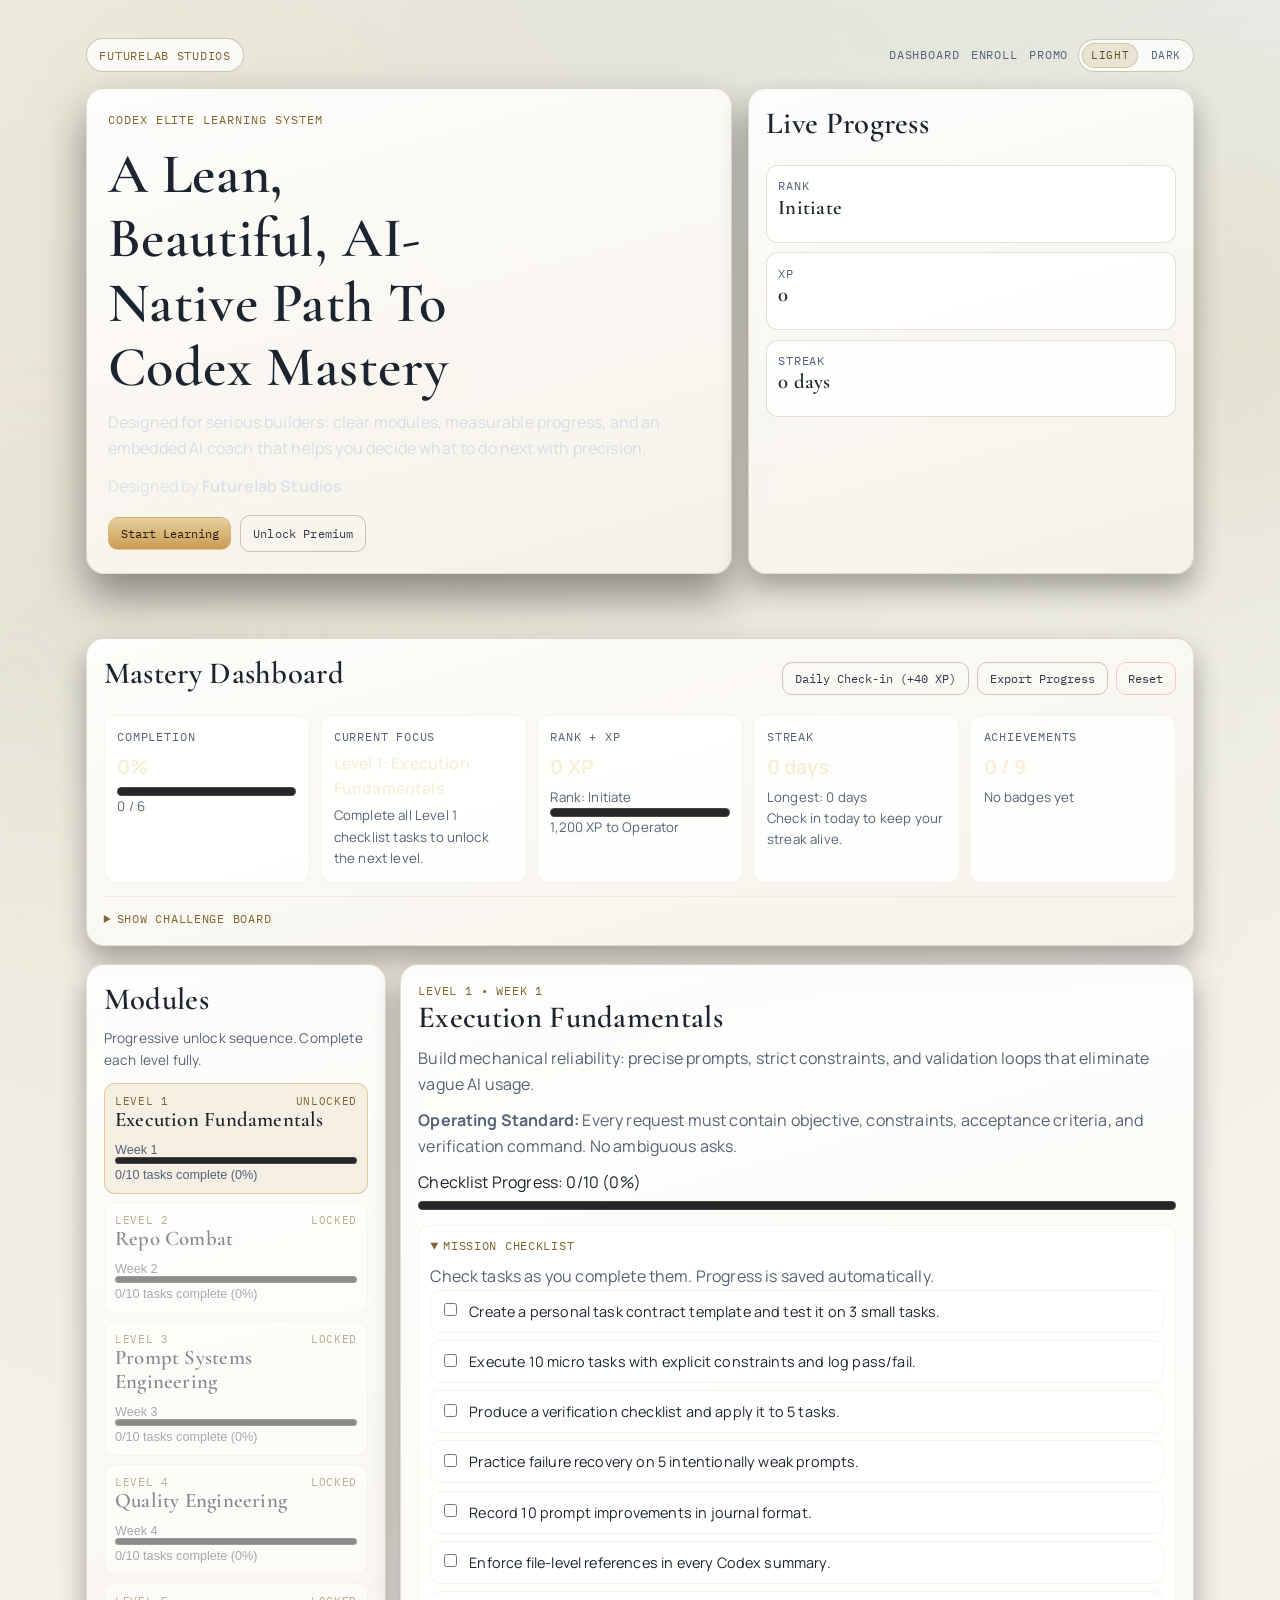
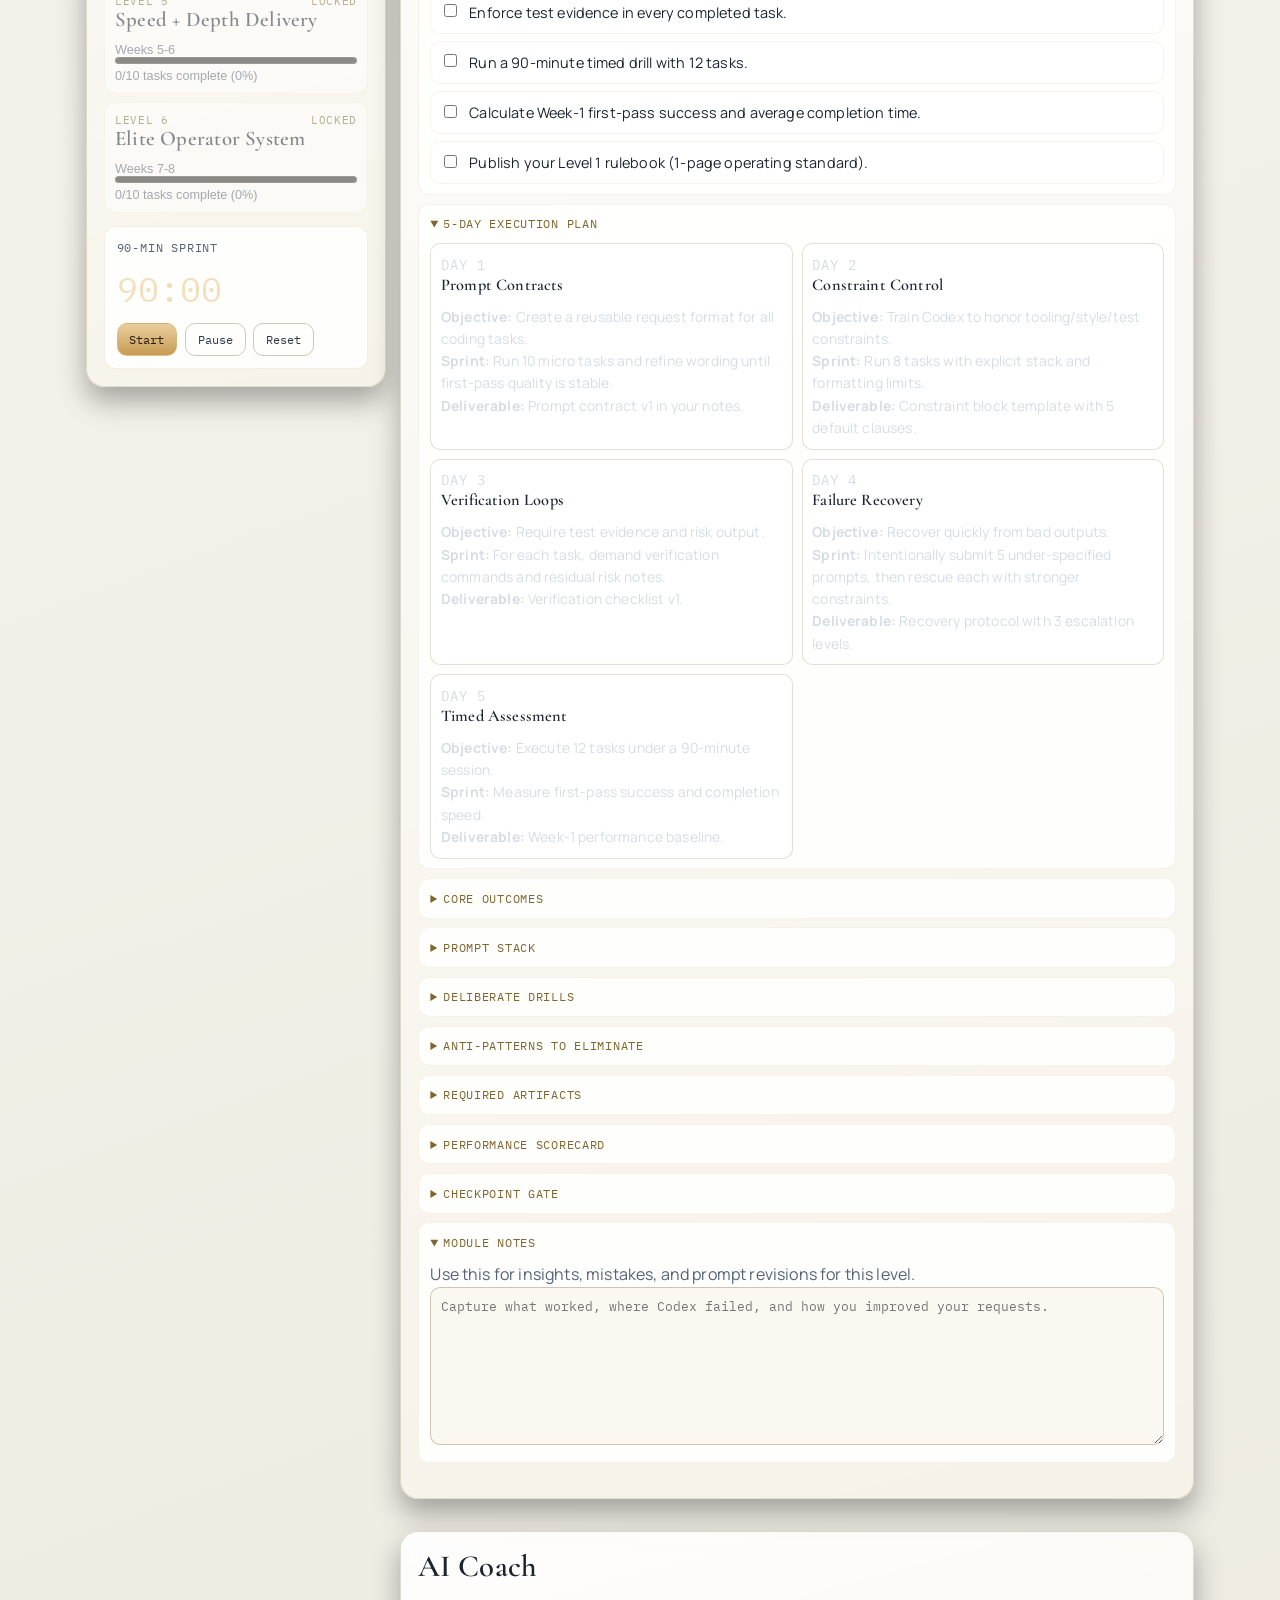
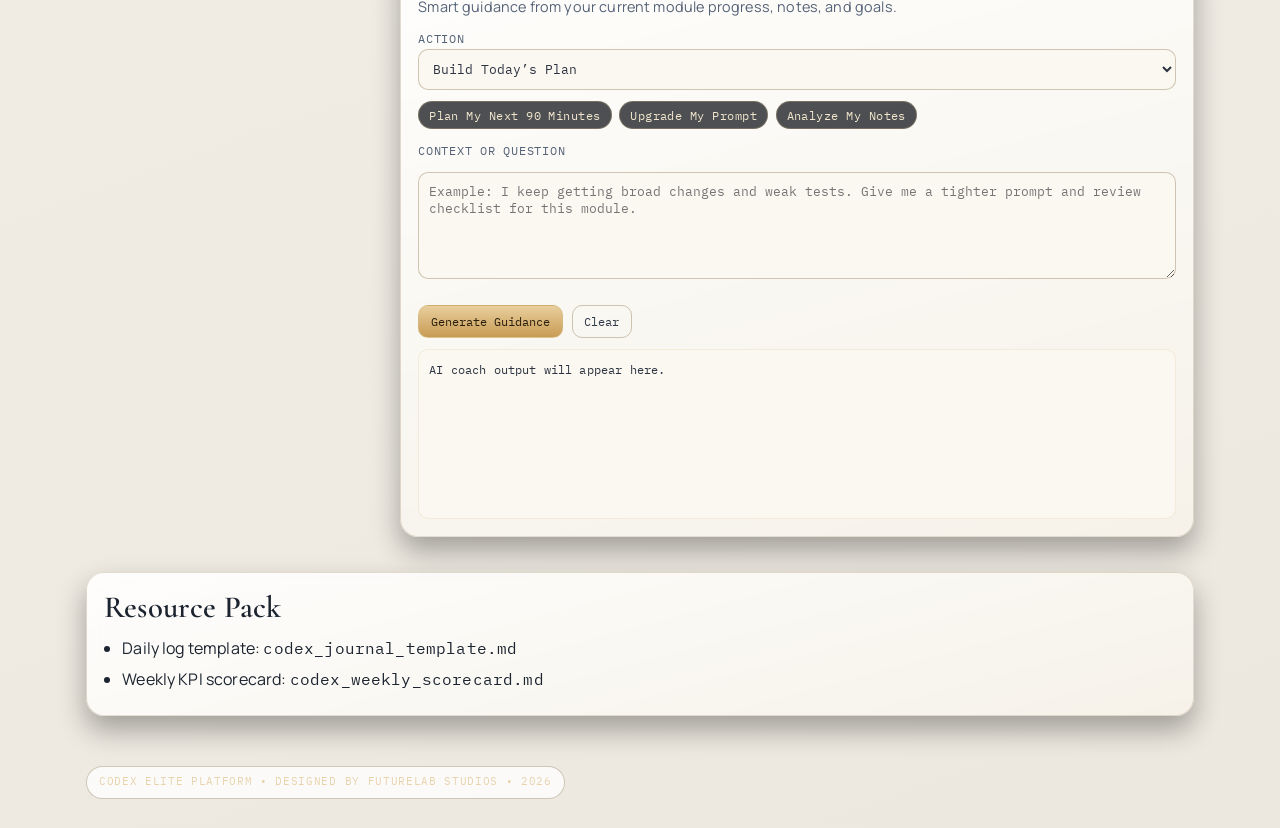
<file: index.html>
<!doctype html>
<html lang="en">
<head>
  <meta charset="UTF-8" />
  <meta name="viewport" content="width=device-width, initial-scale=1.0" />
  <title>Codex Mastery Program | Futurelab Studios</title>
  <link rel="preconnect" href="https://fonts.googleapis.com" />
  <link rel="preconnect" href="https://fonts.gstatic.com" crossorigin />
  <link href="https://fonts.googleapis.com/css2?family=Cormorant+Garamond:wght@500;600;700&family=Manrope:wght@400;500;600;700&family=IBM+Plex+Mono:wght@400;500&display=swap" rel="stylesheet" />
  <link rel="stylesheet" href="styles.css" />
</head>
<body>
  <div class="bg-shape bg-shape-a"></div>
  <div class="bg-shape bg-shape-b"></div>

  <header class="hero wrap">
    <nav class="top-nav">
      <a class="brand" href="index.html">Futurelab Studios</a>
      <div class="nav-right">
        <div class="nav-links">
          <a href="#dashboard">Dashboard</a>
          <a href="payment.html">Enroll</a>
          <a href="promo.html">Promo</a>
        </div>
        <div class="theme-toggle" role="group" aria-label="Theme mode">
          <button class="theme-btn" type="button" data-theme-set="light" aria-pressed="false">Light</button>
          <button class="theme-btn" type="button" data-theme-set="dark" aria-pressed="true">Dark</button>
        </div>
      </div>
    </nav>

    <div class="hero-shell">
      <div class="hero-copy">
        <p class="eyebrow">Codex Elite Learning System</p>
        <h1>A Lean, Beautiful, AI-Native Path To Codex Mastery</h1>
        <p class="lead">
          Designed for serious builders: clear modules, measurable progress, and an embedded AI coach that helps you
          decide what to do next with precision.
        </p>
        <p class="hero-brandline">Designed by <strong>Futurelab Studios</strong></p>
        <div class="hero-cta-row">
          <button id="startTrackBtn" class="btn" type="button">Start Learning</button>
          <a class="btn btn-ghost" href="payment.html">Unlock Premium</a>
        </div>
      </div>

      <aside class="panel hero-side">
        <h2>Live Progress</h2>
        <div class="hero-statline">
          <article>
            <p>Rank</p>
            <h3 id="heroRank">Initiate</h3>
          </article>
          <article>
            <p>XP</p>
            <h3 id="heroXp">0</h3>
          </article>
          <article>
            <p>Streak</p>
            <h3 id="heroStreak">0 days</h3>
          </article>
        </div>
      </aside>
    </div>
  </header>

  <main class="wrap">
    <section id="dashboard" class="panel dashboard compact-dashboard">
      <div class="dashboard-header">
        <h2>Mastery Dashboard</h2>
        <div class="dashboard-actions">
          <button id="dailyCheckInBtn" class="btn btn-ghost" type="button">Daily Check-in (+40 XP)</button>
          <button id="exportProgressBtn" class="btn btn-ghost" type="button">Export Progress</button>
          <button id="resetProgressBtn" class="btn btn-danger" type="button">Reset</button>
        </div>
      </div>

      <div class="dashboard-grid">
        <article class="metric-card">
          <p class="metric-label">Completion</p>
          <p id="overallPercent" class="metric-value">0%</p>
          <div class="meter"><span id="overallBar"></span></div>
          <p id="modulesDone" class="metric-sub">0 / 6 modules complete</p>
        </article>

        <article class="metric-card">
          <p class="metric-label">Current Focus</p>
          <p id="currentFocus" class="metric-value small">Level 1</p>
          <p id="nextRequirement" class="metric-sub">Complete Level 1 to unlock Level 2.</p>
        </article>

        <article class="metric-card">
          <p class="metric-label">Rank + XP</p>
          <p id="xpValue" class="metric-value">0 XP</p>
          <p id="rankName" class="metric-sub">Rank: Initiate</p>
          <div class="meter"><span id="rankBar"></span></div>
          <p id="xpToNext" class="metric-sub">0 XP to next rank</p>
        </article>

        <article class="metric-card">
          <p class="metric-label">Streak</p>
          <p id="streakDays" class="metric-value">0 days</p>
          <p id="longestStreak" class="metric-sub">Longest: 0 days</p>
          <p id="dailyCheckInStatus" class="metric-sub">Check in today to keep momentum.</p>
        </article>

        <article class="metric-card">
          <p class="metric-label">Achievements</p>
          <p id="badgeCount" class="metric-value">0 / 9</p>
          <p id="badgePreview" class="metric-sub">No badges yet</p>
        </article>
      </div>

      <details class="minimal-details">
        <summary>Show Challenge Board</summary>
        <div class="gamification-grid">
          <article>
            <h3>Weekly Challenges</h3>
            <div id="challengeList" class="challenge-list"></div>
          </article>
          <article>
            <h3>Achievement Board</h3>
            <div id="achievementsGrid" class="achievement-grid"></div>
          </article>
        </div>
      </details>
    </section>

    <section class="learning-layout">
      <aside class="panel module-sidebar">
        <h2>Modules</h2>
        <p class="module-hint">Progressive unlock sequence. Complete each level fully.</p>
        <div id="moduleList" class="module-list"></div>

        <div class="timer-box">
          <p class="metric-label">90-Min Sprint</p>
          <p id="timerDisplay" class="timer-display">90:00</p>
          <div class="timer-controls">
            <button id="startTimerBtn" class="btn" type="button">Start</button>
            <button id="pauseTimerBtn" class="btn btn-ghost" type="button">Pause</button>
            <button id="resetTimerBtn" class="btn btn-ghost" type="button">Reset</button>
          </div>
        </div>
      </aside>

      <div class="learning-main">
        <section class="panel module-detail">
          <div id="moduleContent"></div>
        </section>

        <section class="panel ai-coach-panel">
          <div class="section-head">
            <h2>AI Coach</h2>
            <p>Smart guidance from your current module progress, notes, and goals.</p>
          </div>

          <div class="ai-controls">
            <label>
              Action
              <select id="aiAction">
                <option value="daily_plan">Build Today’s Plan</option>
                <option value="explain_module">Explain Current Module</option>
                <option value="improve_prompt">Improve My Prompt</option>
                <option value="review_notes">Review My Notes</option>
              </select>
            </label>
          </div>

          <div class="ai-chips">
            <button class="chip-btn" data-ai-action="daily_plan" type="button">Plan My Next 90 Minutes</button>
            <button class="chip-btn" data-ai-action="improve_prompt" type="button">Upgrade My Prompt</button>
            <button class="chip-btn" data-ai-action="review_notes" type="button">Analyze My Notes</button>
          </div>

          <label class="ai-input-wrap" for="aiInput">Context or question</label>
          <textarea
            id="aiInput"
            rows="5"
            placeholder="Example: I keep getting broad changes and weak tests. Give me a tighter prompt and review checklist for this module."
          ></textarea>

          <div class="hero-cta-row">
            <button id="aiRunBtn" class="btn" type="button">Generate Guidance</button>
            <button id="aiClearBtn" class="btn btn-ghost" type="button">Clear</button>
          </div>

          <pre id="aiOutput" class="ai-output">AI coach output will appear here.</pre>
        </section>
      </div>
    </section>

    <section class="panel minimal-footer-panel">
      <h2>Resource Pack</h2>
      <ul>
        <li>Daily log template: <code>codex_journal_template.md</code></li>
        <li>Weekly KPI scorecard: <code>codex_weekly_scorecard.md</code></li>
      </ul>
    </section>
  </main>

  <footer class="site-footer wrap">
    <p>Codex Elite Platform • Designed by Futurelab Studios • 2026</p>
  </footer>

  <script src="theme.js"></script>
  <script src="app.js"></script>
</body>
</html>
</file>
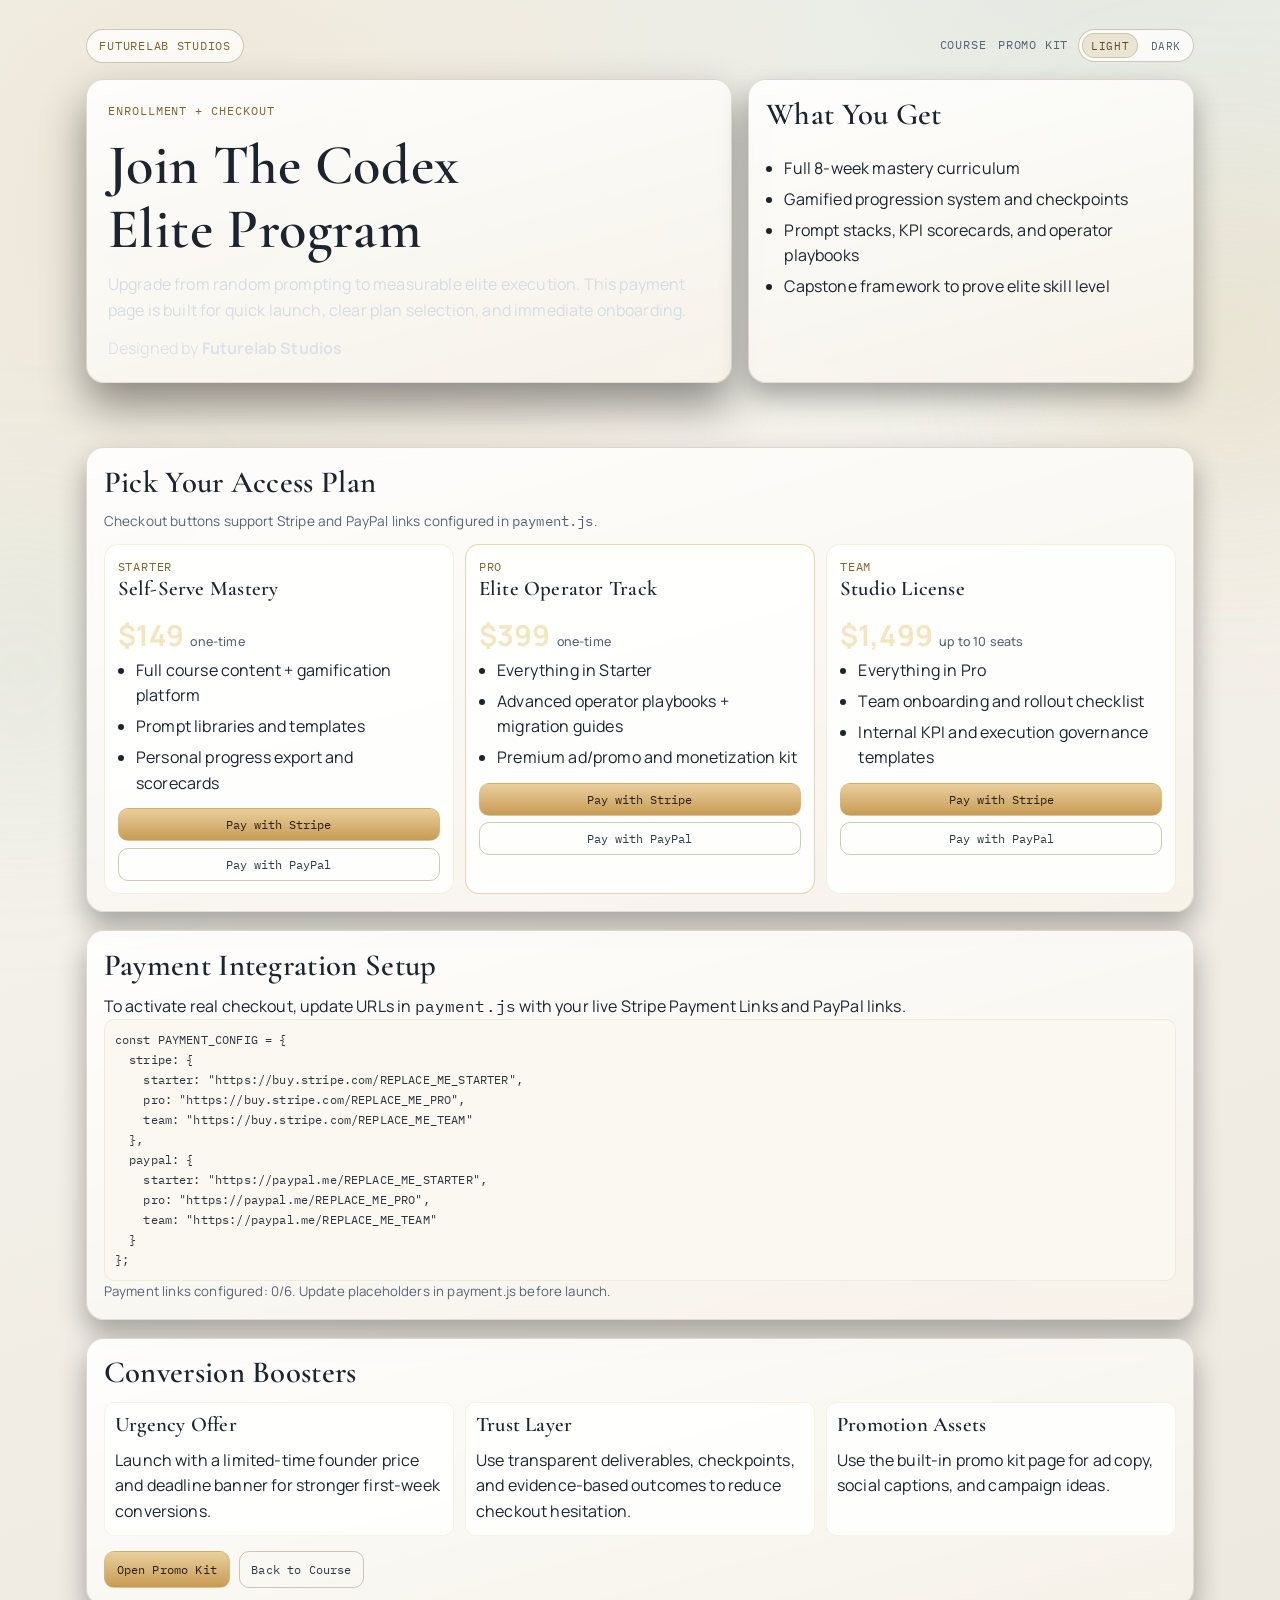
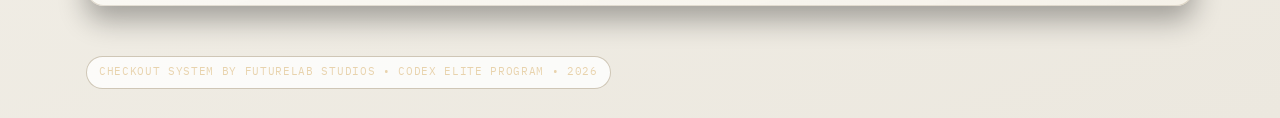
<file: payment.html>
<!doctype html>
<html lang="en">
<head>
  <meta charset="UTF-8" />
  <meta name="viewport" content="width=device-width, initial-scale=1.0" />
  <title>Enroll | Codex Elite Program by Futurelab Studios</title>
  <link rel="preconnect" href="https://fonts.googleapis.com" />
  <link rel="preconnect" href="https://fonts.gstatic.com" crossorigin />
  <link href="https://fonts.googleapis.com/css2?family=Cormorant+Garamond:wght@500;600;700&family=Manrope:wght@400;500;600;700&family=IBM+Plex+Mono:wght@400;500&display=swap" rel="stylesheet" />
  <link rel="stylesheet" href="styles.css" />
</head>
<body>
  <div class="bg-shape bg-shape-a"></div>
  <div class="bg-shape bg-shape-b"></div>

  <header class="hero wrap compact">
    <nav class="top-nav">
      <a class="brand" href="index.html">Futurelab Studios</a>
      <div class="nav-right">
        <div class="nav-links">
          <a href="index.html">Course</a>
          <a href="promo.html">Promo Kit</a>
        </div>
        <div class="theme-toggle" role="group" aria-label="Theme mode">
          <button class="theme-btn" type="button" data-theme-set="light" aria-pressed="false">Light</button>
          <button class="theme-btn" type="button" data-theme-set="dark" aria-pressed="true">Dark</button>
        </div>
      </div>
    </nav>

    <div class="hero-shell">
      <div class="hero-copy">
        <p class="eyebrow">Enrollment + Checkout</p>
        <h1>Join The Codex Elite Program</h1>
        <p class="lead">
          Upgrade from random prompting to measurable elite execution. This payment page is built for quick launch,
          clear plan selection, and immediate onboarding.
        </p>
        <p class="hero-brandline">Designed by <strong>Futurelab Studios</strong></p>
      </div>
      <aside class="hero-side panel">
        <h2>What You Get</h2>
        <ul>
          <li>Full 8-week mastery curriculum</li>
          <li>Gamified progression system and checkpoints</li>
          <li>Prompt stacks, KPI scorecards, and operator playbooks</li>
          <li>Capstone framework to prove elite skill level</li>
        </ul>
      </aside>
    </div>
  </header>

  <main class="wrap">
    <section class="panel">
      <h2>Pick Your Access Plan</h2>
      <p class="module-hint">Checkout buttons support Stripe and PayPal links configured in <code>payment.js</code>.</p>

      <div class="pricing-grid">
        <article class="price-card">
          <p class="card-tag">Starter</p>
          <h3>Self-Serve Mastery</h3>
          <p class="price">$149 <span>one-time</span></p>
          <ul>
            <li>Full course content + gamification platform</li>
            <li>Prompt libraries and templates</li>
            <li>Personal progress export and scorecards</li>
          </ul>
          <button class="btn checkout-btn" data-plan="starter" data-provider="stripe" type="button">Pay with Stripe</button>
          <button class="btn btn-ghost checkout-btn" data-plan="starter" data-provider="paypal" type="button">Pay with PayPal</button>
        </article>

        <article class="price-card featured">
          <p class="card-tag">Pro</p>
          <h3>Elite Operator Track</h3>
          <p class="price">$399 <span>one-time</span></p>
          <ul>
            <li>Everything in Starter</li>
            <li>Advanced operator playbooks + migration guides</li>
            <li>Premium ad/promo and monetization kit</li>
          </ul>
          <button class="btn checkout-btn" data-plan="pro" data-provider="stripe" type="button">Pay with Stripe</button>
          <button class="btn btn-ghost checkout-btn" data-plan="pro" data-provider="paypal" type="button">Pay with PayPal</button>
        </article>

        <article class="price-card">
          <p class="card-tag">Team</p>
          <h3>Studio License</h3>
          <p class="price">$1,499 <span>up to 10 seats</span></p>
          <ul>
            <li>Everything in Pro</li>
            <li>Team onboarding and rollout checklist</li>
            <li>Internal KPI and execution governance templates</li>
          </ul>
          <button class="btn checkout-btn" data-plan="team" data-provider="stripe" type="button">Pay with Stripe</button>
          <button class="btn btn-ghost checkout-btn" data-plan="team" data-provider="paypal" type="button">Pay with PayPal</button>
        </article>
      </div>
    </section>

    <section class="panel">
      <h2>Payment Integration Setup</h2>
      <p>To activate real checkout, update URLs in <code>payment.js</code> with your live Stripe Payment Links and PayPal links.</p>
      <pre><code>const PAYMENT_CONFIG = {
  stripe: {
    starter: "https://buy.stripe.com/REPLACE_ME_STARTER",
    pro: "https://buy.stripe.com/REPLACE_ME_PRO",
    team: "https://buy.stripe.com/REPLACE_ME_TEAM"
  },
  paypal: {
    starter: "https://paypal.me/REPLACE_ME_STARTER",
    pro: "https://paypal.me/REPLACE_ME_PRO",
    team: "https://paypal.me/REPLACE_ME_TEAM"
  }
};</code></pre>
      <p id="paymentStatus" class="metric-sub"></p>
    </section>

    <section class="panel advert-panel">
      <h2>Conversion Boosters</h2>
      <div class="ad-points">
        <article>
          <h3>Urgency Offer</h3>
          <p>Launch with a limited-time founder price and deadline banner for stronger first-week conversions.</p>
        </article>
        <article>
          <h3>Trust Layer</h3>
          <p>Use transparent deliverables, checkpoints, and evidence-based outcomes to reduce checkout hesitation.</p>
        </article>
        <article>
          <h3>Promotion Assets</h3>
          <p>Use the built-in promo kit page for ad copy, social captions, and campaign ideas.</p>
        </article>
      </div>
      <div class="hero-cta-row">
        <a class="btn" href="promo.html">Open Promo Kit</a>
        <a class="btn btn-ghost" href="index.html">Back to Course</a>
      </div>
    </section>
  </main>

  <footer class="site-footer wrap">
    <p>Checkout system by Futurelab Studios • Codex Elite Program • 2026</p>
  </footer>

  <script src="theme.js"></script>
  <script src="payment.js"></script>
</body>
</html>
</file>
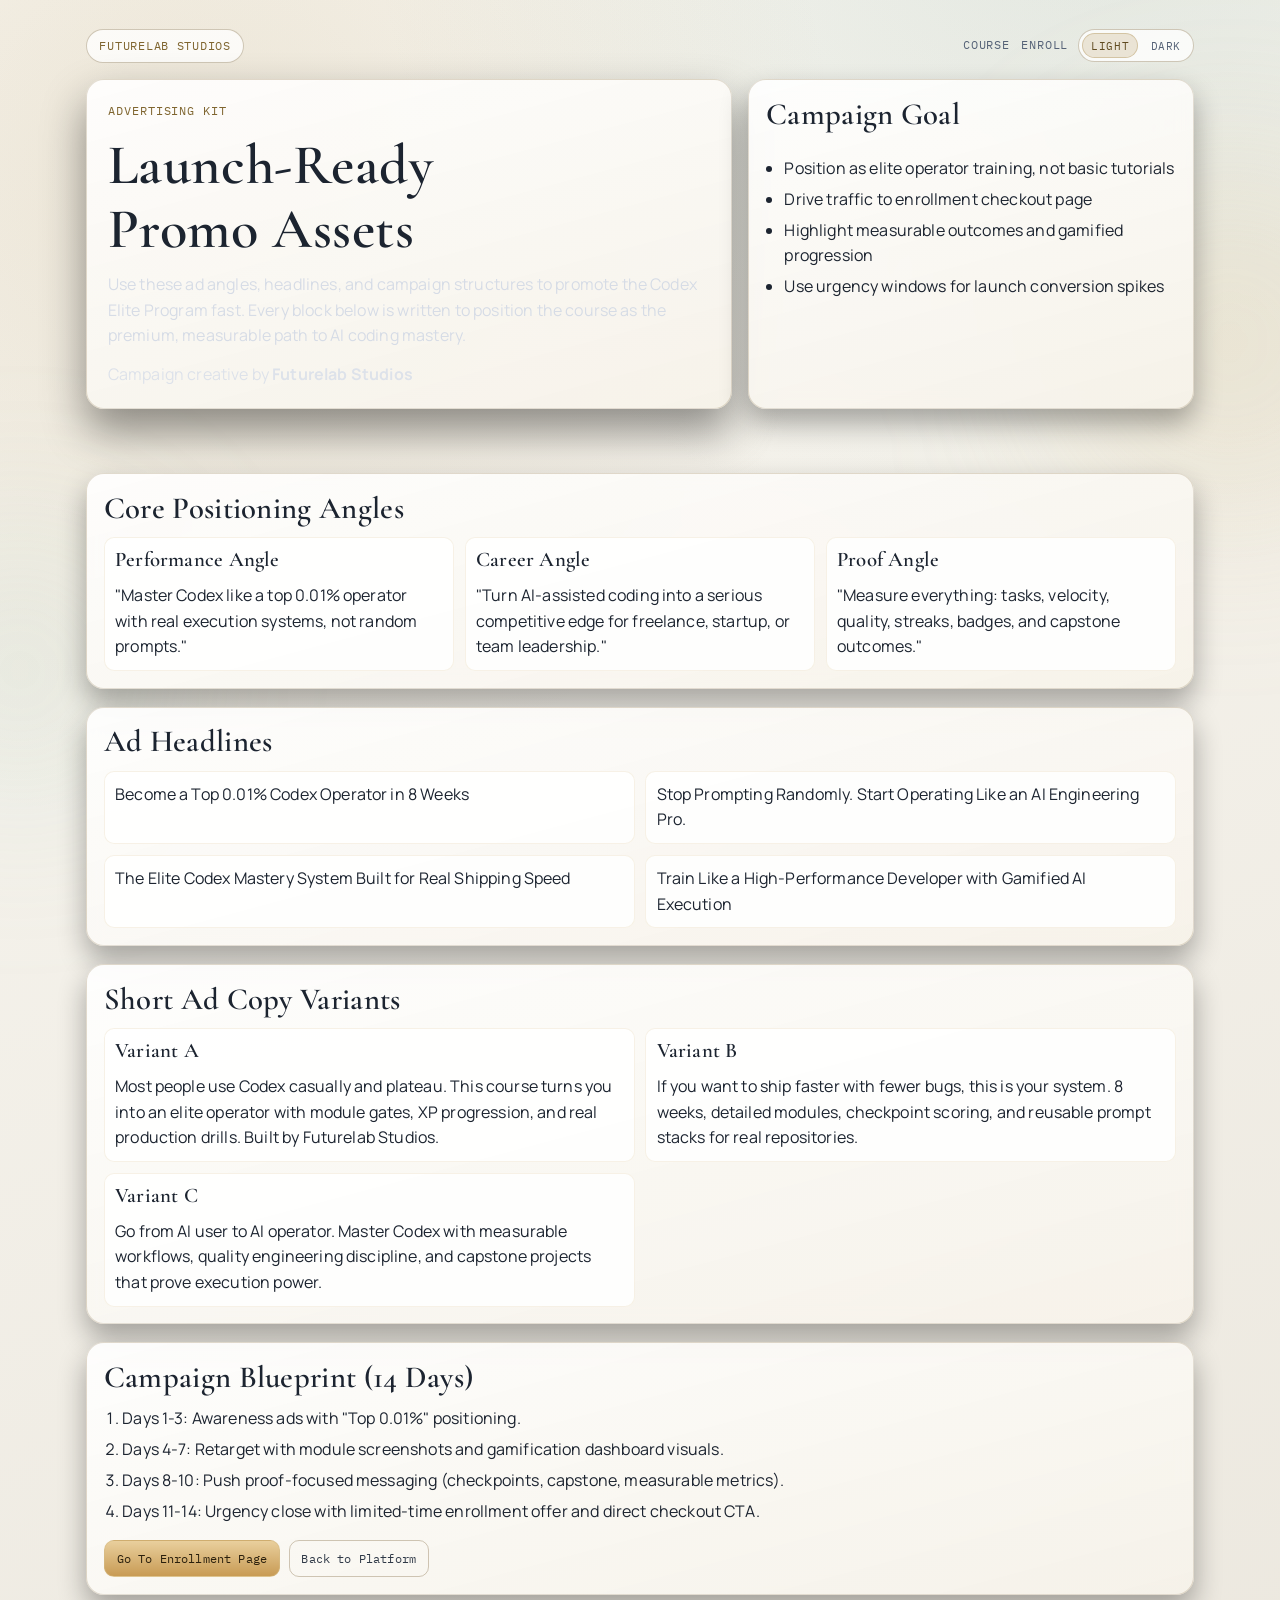
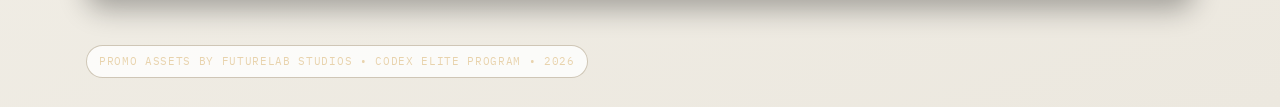
<file: promo.html>
<!doctype html>
<html lang="en">
<head>
  <meta charset="UTF-8" />
  <meta name="viewport" content="width=device-width, initial-scale=1.0" />
  <title>Promo Kit | Codex Elite by Futurelab Studios</title>
  <link rel="preconnect" href="https://fonts.googleapis.com" />
  <link rel="preconnect" href="https://fonts.gstatic.com" crossorigin />
  <link href="https://fonts.googleapis.com/css2?family=Cormorant+Garamond:wght@500;600;700&family=Manrope:wght@400;500;600;700&family=IBM+Plex+Mono:wght@400;500&display=swap" rel="stylesheet" />
  <link rel="stylesheet" href="styles.css" />
</head>
<body>
  <div class="bg-shape bg-shape-a"></div>
  <div class="bg-shape bg-shape-b"></div>

  <header class="hero wrap compact">
    <nav class="top-nav">
      <a class="brand" href="index.html">Futurelab Studios</a>
      <div class="nav-right">
        <div class="nav-links">
          <a href="index.html">Course</a>
          <a href="payment.html">Enroll</a>
        </div>
        <div class="theme-toggle" role="group" aria-label="Theme mode">
          <button class="theme-btn" type="button" data-theme-set="light" aria-pressed="false">Light</button>
          <button class="theme-btn" type="button" data-theme-set="dark" aria-pressed="true">Dark</button>
        </div>
      </div>
    </nav>

    <div class="hero-shell">
      <div class="hero-copy">
        <p class="eyebrow">Advertising Kit</p>
        <h1>Launch-Ready Promo Assets</h1>
        <p class="lead">
          Use these ad angles, headlines, and campaign structures to promote the Codex Elite Program fast.
          Every block below is written to position the course as the premium, measurable path to AI coding mastery.
        </p>
        <p class="hero-brandline">Campaign creative by <strong>Futurelab Studios</strong></p>
      </div>
      <aside class="hero-side panel">
        <h2>Campaign Goal</h2>
        <ul>
          <li>Position as elite operator training, not basic tutorials</li>
          <li>Drive traffic to enrollment checkout page</li>
          <li>Highlight measurable outcomes and gamified progression</li>
          <li>Use urgency windows for launch conversion spikes</li>
        </ul>
      </aside>
    </div>
  </header>

  <main class="wrap">
    <section class="panel">
      <h2>Core Positioning Angles</h2>
      <div class="ad-points">
        <article>
          <h3>Performance Angle</h3>
          <p>"Master Codex like a top 0.01% operator with real execution systems, not random prompts."</p>
        </article>
        <article>
          <h3>Career Angle</h3>
          <p>"Turn AI-assisted coding into a serious competitive edge for freelance, startup, or team leadership."</p>
        </article>
        <article>
          <h3>Proof Angle</h3>
          <p>"Measure everything: tasks, velocity, quality, streaks, badges, and capstone outcomes."</p>
        </article>
      </div>
    </section>

    <section class="panel">
      <h2>Ad Headlines</h2>
      <div class="copy-grid">
        <article class="copy-card"><p>Become a Top 0.01% Codex Operator in 8 Weeks</p></article>
        <article class="copy-card"><p>Stop Prompting Randomly. Start Operating Like an AI Engineering Pro.</p></article>
        <article class="copy-card"><p>The Elite Codex Mastery System Built for Real Shipping Speed</p></article>
        <article class="copy-card"><p>Train Like a High-Performance Developer with Gamified AI Execution</p></article>
      </div>
    </section>

    <section class="panel">
      <h2>Short Ad Copy Variants</h2>
      <div class="copy-grid">
        <article class="copy-card">
          <h3>Variant A</h3>
          <p>
            Most people use Codex casually and plateau. This course turns you into an elite operator with module gates,
            XP progression, and real production drills. Built by Futurelab Studios.
          </p>
        </article>
        <article class="copy-card">
          <h3>Variant B</h3>
          <p>
            If you want to ship faster with fewer bugs, this is your system. 8 weeks, detailed modules,
            checkpoint scoring, and reusable prompt stacks for real repositories.
          </p>
        </article>
        <article class="copy-card">
          <h3>Variant C</h3>
          <p>
            Go from AI user to AI operator. Master Codex with measurable workflows, quality engineering discipline,
            and capstone projects that prove execution power.
          </p>
        </article>
      </div>
    </section>

    <section class="panel advert-panel">
      <h2>Campaign Blueprint (14 Days)</h2>
      <ol>
        <li>Days 1-3: Awareness ads with "Top 0.01%" positioning.</li>
        <li>Days 4-7: Retarget with module screenshots and gamification dashboard visuals.</li>
        <li>Days 8-10: Push proof-focused messaging (checkpoints, capstone, measurable metrics).</li>
        <li>Days 11-14: Urgency close with limited-time enrollment offer and direct checkout CTA.</li>
      </ol>
      <div class="hero-cta-row">
        <a class="btn" href="payment.html">Go To Enrollment Page</a>
        <a class="btn btn-ghost" href="index.html">Back to Platform</a>
      </div>
    </section>
  </main>

  <footer class="site-footer wrap">
    <p>Promo assets by Futurelab Studios • Codex Elite Program • 2026</p>
  </footer>

  <script src="theme.js"></script>
</body>
</html>
</file>
<file: styles.css>
:root {
  --bg: #0b0d12;
  --bg-soft: #121722;
  --panel: rgba(18, 24, 36, 0.76);
  --panel-strong: rgba(20, 27, 40, 0.9);
  --text: #f1eee8;
  --muted: #b4bcc8;
  --line: rgba(214, 188, 133, 0.2);
  --line-strong: rgba(214, 188, 133, 0.34);
  --gold: #d6bc85;
  --gold-bright: #f0dbb1;
  --mint: #9fc8be;
  --danger: #ff8c8c;
  --radius: 18px;
  --radius-sm: 12px;
  --max: 1140px;
  --shadow-lg: 0 22px 44px rgba(0, 0, 0, 0.42);
  --shadow-md: 0 14px 28px rgba(0, 0, 0, 0.32);
}

* {
  box-sizing: border-box;
}

html,
body {
  margin: 0;
  padding: 0;
}

body {
  font-family: "Manrope", sans-serif;
  line-height: 1.6;
  color: var(--text);
  background:
    radial-gradient(circle at 15% 10%, rgba(214, 188, 133, 0.1), transparent 35%),
    radial-gradient(circle at 86% -8%, rgba(159, 200, 190, 0.1), transparent 34%),
    linear-gradient(160deg, #0a0d12 0%, #070a10 100%);
  letter-spacing: 0.01em;
  overflow-x: hidden;
}

body::before {
  content: "";
  position: fixed;
  inset: 0;
  pointer-events: none;
  z-index: -2;
  opacity: 0.18;
  background-image:
    linear-gradient(rgba(255, 255, 255, 0.015) 1px, transparent 1px),
    linear-gradient(90deg, rgba(255, 255, 255, 0.015) 1px, transparent 1px);
  background-size: 42px 42px;
}

.bg-shape {
  position: fixed;
  border-radius: 999px;
  filter: blur(90px);
  pointer-events: none;
  z-index: -1;
}

.bg-shape-a {
  width: 360px;
  height: 360px;
  right: -130px;
  top: 18%;
  background: rgba(214, 188, 133, 0.2);
}

.bg-shape-b {
  width: 280px;
  height: 280px;
  left: -120px;
  bottom: 10%;
  background: rgba(159, 200, 190, 0.15);
}

.wrap {
  width: min(var(--max), 100%);
  margin: 0 auto;
  padding: 2rem 1rem;
}

.hero {
  padding-top: 2.4rem;
}

.hero.compact {
  padding-top: 1.8rem;
}

.top-nav {
  display: flex;
  justify-content: space-between;
  align-items: center;
  gap: 0.8rem;
  margin-bottom: 1rem;
}

.brand {
  text-decoration: none;
  color: var(--gold-bright);
  border: 1px solid var(--line-strong);
  border-radius: 999px;
  padding: 0.4rem 0.78rem;
  font-family: "IBM Plex Mono", monospace;
  font-size: 0.75rem;
  letter-spacing: 0.06em;
  text-transform: uppercase;
  background: rgba(255, 255, 255, 0.02);
}

.nav-right {
  display: flex;
  align-items: center;
  gap: 0.62rem;
  flex-wrap: wrap;
}

.nav-links {
  display: flex;
  gap: 0.72rem;
  align-items: center;
  flex-wrap: wrap;
}

.nav-links a {
  text-decoration: none;
  color: var(--muted);
  font-family: "IBM Plex Mono", monospace;
  font-size: 0.72rem;
  letter-spacing: 0.07em;
  text-transform: uppercase;
  border-bottom: 1px solid transparent;
  transition: color 0.2s ease, border-color 0.2s ease;
}

.nav-links a:hover {
  color: var(--gold-bright);
  border-color: rgba(214, 188, 133, 0.5);
}

.theme-toggle {
  display: inline-flex;
  gap: 0.2rem;
  align-items: center;
  border: 1px solid var(--line-strong);
  border-radius: 999px;
  padding: 0.18rem;
  background: rgba(8, 11, 16, 0.7);
}

.theme-btn {
  border: 1px solid transparent;
  background: transparent;
  color: var(--muted);
  font-family: "IBM Plex Mono", monospace;
  font-size: 0.68rem;
  letter-spacing: 0.06em;
  text-transform: uppercase;
  padding: 0.28rem 0.5rem;
  border-radius: 999px;
  cursor: pointer;
}

.theme-btn:hover {
  color: var(--text);
}

.theme-btn.active {
  background: rgba(214, 188, 133, 0.2);
  border-color: rgba(214, 188, 133, 0.45);
  color: var(--gold-bright);
}

.hero-shell {
  display: grid;
  grid-template-columns: 1.45fr minmax(290px, 1fr);
  gap: 1rem;
}

.hero-copy {
  border: 1px solid var(--line);
  border-radius: var(--radius);
  background:
    linear-gradient(155deg, rgba(28, 35, 48, 0.85), rgba(14, 18, 27, 0.92)),
    radial-gradient(circle at 75% 10%, rgba(214, 188, 133, 0.22), transparent 40%);
  padding: 1.3rem;
  box-shadow: var(--shadow-lg);
}

.eyebrow {
  margin: 0 0 0.8rem;
  color: var(--gold-bright);
  font-family: "IBM Plex Mono", monospace;
  font-size: 0.75rem;
  letter-spacing: 0.08em;
  text-transform: uppercase;
}

h1,
h2,
h3,
h4 {
  margin: 0 0 0.7rem;
  font-family: "Cormorant Garamond", serif;
  font-weight: 600;
  line-height: 1.14;
  letter-spacing: 0.01em;
}

h1 {
  font-size: clamp(2.2rem, 4.4vw, 3.9rem);
  max-width: 14ch;
}

h2 {
  font-size: clamp(1.45rem, 2.4vw, 2.2rem);
}

h3 {
  font-size: 1.3rem;
}

h4 {
  font-size: 1.02rem;
}

p {
  margin: 0;
}

.lead {
  color: #d6dce6;
  max-width: 66ch;
}

.hero-brandline {
  margin-top: 0.8rem;
  color: #dde2ea;
}

.hero-cta-row {
  display: flex;
  align-items: center;
  gap: 0.55rem;
  flex-wrap: wrap;
  margin-top: 0.95rem;
}

.hero-side {
  display: flex;
  flex-direction: column;
  gap: 0.8rem;
}

.hero-statline {
  display: grid;
  grid-template-columns: 1fr;
  gap: 0.6rem;
}

.hero-statline article {
  border: 1px solid var(--line);
  border-radius: var(--radius-sm);
  padding: 0.7rem;
  background: rgba(9, 12, 18, 0.72);
}

.hero-statline p {
  color: var(--muted);
  font-size: 0.72rem;
  font-family: "IBM Plex Mono", monospace;
  letter-spacing: 0.07em;
  text-transform: uppercase;
}

.panel {
  border: 1px solid var(--line);
  border-radius: var(--radius);
  padding: 1.05rem;
  background: linear-gradient(165deg, var(--panel), rgba(12, 16, 24, 0.9));
  backdrop-filter: blur(8px);
  box-shadow: var(--shadow-md);
}

main section {
  margin-bottom: 1.1rem;
}

.dashboard-header {
  display: flex;
  justify-content: space-between;
  align-items: center;
  gap: 0.8rem;
  margin-bottom: 0.8rem;
}

.dashboard-actions {
  display: flex;
  gap: 0.5rem;
  flex-wrap: wrap;
}

.dashboard-grid {
  display: grid;
  grid-template-columns: repeat(5, minmax(0, 1fr));
  gap: 0.65rem;
}

.metric-card {
  border: 1px solid rgba(214, 188, 133, 0.18);
  border-radius: var(--radius-sm);
  background: rgba(9, 12, 18, 0.58);
  padding: 0.78rem;
}

.metric-label {
  color: var(--muted);
  font-size: 0.72rem;
  font-family: "IBM Plex Mono", monospace;
  letter-spacing: 0.07em;
  text-transform: uppercase;
  margin-bottom: 0.25rem;
}

.metric-value {
  color: #f8efd9;
  font-size: 1.24rem;
  font-weight: 700;
  margin-bottom: 0.28rem;
}

.metric-value.small {
  font-size: 0.98rem;
  font-weight: 600;
}

.metric-sub {
  color: var(--muted);
  font-size: 0.83rem;
}

.btn {
  border: 1px solid rgba(214, 188, 133, 0.55);
  background: linear-gradient(180deg, #e9d4aa, #cda86b);
  color: #201608;
  border-radius: 10px;
  padding: 0.5rem 0.74rem;
  font-size: 0.76rem;
  font-family: "IBM Plex Mono", monospace;
  text-decoration: none;
  cursor: pointer;
  display: inline-flex;
  align-items: center;
  justify-content: center;
  transition: transform 0.18s ease, filter 0.2s ease;
}

.btn:hover {
  transform: translateY(-1px);
  filter: brightness(1.03);
}

.btn:disabled {
  opacity: 0.6;
  cursor: not-allowed;
}

.btn-ghost {
  background: transparent;
  border-color: var(--line-strong);
  color: var(--text);
}

.btn-danger {
  border-color: rgba(255, 140, 140, 0.45);
  color: #ffc7c7;
  background: transparent;
}

.meter {
  width: 100%;
  height: 9px;
  border-radius: 999px;
  border: 1px solid rgba(214, 188, 133, 0.22);
  background: rgba(7, 10, 14, 0.88);
  overflow: hidden;
}

.meter.small {
  height: 7px;
}

.meter span {
  display: block;
  height: 100%;
  width: 0;
  background: linear-gradient(90deg, var(--gold), var(--mint));
  transition: width 0.25s ease;
}

.minimal-details {
  margin-top: 0.85rem;
  border-top: 1px solid rgba(214, 188, 133, 0.2);
  padding-top: 0.75rem;
}

.minimal-details summary {
  cursor: pointer;
  color: var(--gold-bright);
  font-family: "IBM Plex Mono", monospace;
  font-size: 0.76rem;
  letter-spacing: 0.06em;
  text-transform: uppercase;
}

.gamification-grid {
  margin-top: 0.8rem;
  display: grid;
  grid-template-columns: 1fr 1fr;
  gap: 0.7rem;
}

.challenge-list,
.achievement-grid {
  display: grid;
  gap: 0.56rem;
}

.challenge-card,
.achievement-card {
  border: 1px solid var(--line);
  border-radius: 10px;
  padding: 0.66rem;
  background: rgba(10, 13, 19, 0.66);
}

.challenge-head {
  display: flex;
  justify-content: space-between;
  gap: 0.5rem;
  align-items: center;
}

.challenge-card p,
.achievement-card p {
  color: #d7dce5;
  font-size: 0.84rem;
  margin-bottom: 0.35rem;
}

.achievement-card.unlocked {
  border-color: rgba(214, 188, 133, 0.5);
  background: rgba(36, 30, 20, 0.4);
}

.achievement-state {
  margin-top: 0.35rem;
  color: var(--gold-bright);
  font-family: "IBM Plex Mono", monospace;
  font-size: 0.7rem;
  letter-spacing: 0.05em;
  text-transform: uppercase;
}

.learning-layout {
  display: grid;
  grid-template-columns: 300px minmax(0, 1fr);
  gap: 0.9rem;
}

.module-sidebar {
  position: sticky;
  top: 1rem;
  align-self: start;
}

.module-hint {
  color: var(--muted);
  font-size: 0.85rem;
  margin-bottom: 0.7rem;
}

.module-list {
  display: grid;
  gap: 0.52rem;
  margin-bottom: 0.8rem;
}

.module-item {
  width: 100%;
  text-align: left;
  border: 1px solid rgba(214, 188, 133, 0.22);
  border-radius: 11px;
  background: rgba(9, 12, 18, 0.68);
  color: var(--text);
  padding: 0.64rem;
  cursor: pointer;
  transition: border-color 0.2s ease, transform 0.15s ease;
}

.module-item:hover {
  border-color: rgba(214, 188, 133, 0.5);
  transform: translateY(-1px);
}

.module-item.selected {
  border-color: rgba(214, 188, 133, 0.7);
  background: rgba(35, 30, 22, 0.44);
}

.module-item.locked {
  opacity: 0.52;
  cursor: not-allowed;
}

.module-item-top {
  display: flex;
  justify-content: space-between;
  gap: 0.5rem;
  color: var(--gold-bright);
  font-family: "IBM Plex Mono", monospace;
  font-size: 0.7rem;
  letter-spacing: 0.06em;
  text-transform: uppercase;
}

.module-item-meta {
  color: var(--muted);
  font-size: 0.79rem;
  margin-top: 0.28rem;
}

.learning-main {
  display: grid;
  gap: 0.9rem;
}

.module-detail {
  min-height: 560px;
}

.card-tag {
  color: var(--gold-bright) !important;
  font-family: "IBM Plex Mono", monospace;
  font-size: 0.72rem;
  letter-spacing: 0.07em;
  text-transform: uppercase;
}

.module-header > p,
.module-note {
  color: var(--muted);
}

.module-standard {
  margin-top: 0.65rem;
}

.module-progress-row {
  margin-top: 0.7rem;
}

.module-progress-row > p {
  margin-bottom: 0.3rem;
}

.module-section {
  margin-top: 0.95rem;
}

.checkpoint-grid {
  display: grid;
  grid-template-columns: repeat(3, minmax(0, 1fr));
  gap: 0.55rem;
}

.checkpoint-grid article {
  border: 1px solid rgba(214, 188, 133, 0.18);
  border-radius: 10px;
  padding: 0.56rem;
  background: rgba(9, 12, 18, 0.64);
}

.module-accordion {
  border: 1px solid rgba(214, 188, 133, 0.18);
  border-radius: 11px;
  background: rgba(8, 11, 16, 0.6);
  padding: 0.6rem 0.7rem;
}

.module-accordion + .module-accordion {
  margin-top: 0.55rem;
}

.module-accordion summary {
  cursor: pointer;
  font-family: "IBM Plex Mono", monospace;
  font-size: 0.75rem;
  letter-spacing: 0.06em;
  color: var(--gold-bright);
  text-transform: uppercase;
}

.module-accordion-content {
  margin-top: 0.6rem;
}

.week-grid {
  display: grid;
  grid-template-columns: 1fr 1fr;
  gap: 0.55rem;
}

.week-card {
  border: 1px solid var(--line);
  border-radius: 10px;
  padding: 0.6rem;
  background: rgba(10, 13, 19, 0.64);
}

.week-day {
  font-family: "IBM Plex Mono", monospace;
  font-size: 0.7rem;
  color: var(--gold-bright);
  letter-spacing: 0.07em;
  text-transform: uppercase;
}

.week-card p {
  font-size: 0.87rem;
  color: #d6dce5;
}

ul,
ol {
  margin: 0;
  padding-left: 1.15rem;
}

li {
  margin-bottom: 0.34rem;
}

.task-list {
  list-style: none;
  padding: 0;
  margin: 0;
  display: grid;
  gap: 0.45rem;
}

.task-list li {
  margin: 0;
  border: 1px solid rgba(214, 188, 133, 0.16);
  border-radius: 10px;
  background: rgba(9, 12, 18, 0.66);
}

.task-list label {
  display: flex;
  gap: 0.56rem;
  align-items: flex-start;
  padding: 0.56rem;
  cursor: pointer;
}

.task-list input[type="checkbox"] {
  margin-top: 0.22rem;
  accent-color: var(--gold);
}

.task-list span {
  font-size: 0.9rem;
}

.prompt-list {
  display: grid;
  gap: 0.55rem;
}

.prompt {
  border: 1px solid rgba(214, 188, 133, 0.18);
  border-radius: 10px;
  padding: 0.6rem;
  background: rgba(9, 12, 18, 0.65);
}

.prompt-head {
  display: flex;
  align-items: center;
  justify-content: space-between;
  gap: 0.5rem;
  margin-bottom: 0.42rem;
}

code,
pre {
  font-family: "IBM Plex Mono", monospace;
}

pre {
  margin: 0;
  border: 1px solid rgba(214, 188, 133, 0.22);
  border-radius: 10px;
  background: rgba(6, 9, 13, 0.95);
  color: #f4e6cb;
  padding: 0.62rem;
  font-size: 0.78rem;
  white-space: pre-wrap;
  word-break: break-word;
}

table {
  width: 100%;
  border-collapse: collapse;
  font-size: 0.88rem;
}

th,
td {
  border-bottom: 1px solid rgba(214, 188, 133, 0.2);
  text-align: left;
  padding: 0.52rem 0.42rem;
  vertical-align: top;
}

th {
  color: var(--gold-bright);
}

.module-notes,
#aiInput,
select {
  width: 100%;
  border: 1px solid var(--line-strong);
  border-radius: 10px;
  background: rgba(8, 11, 16, 0.8);
  color: var(--text);
  padding: 0.62rem;
  font-family: "IBM Plex Mono", monospace;
  font-size: 0.82rem;
}

.module-notes {
  resize: vertical;
}

.ai-coach-panel {
  display: grid;
  gap: 0.7rem;
}

.section-head p {
  color: var(--muted);
  font-size: 0.9rem;
}

.ai-controls label,
.ai-input-wrap {
  display: block;
  color: var(--muted);
  font-size: 0.78rem;
  font-family: "IBM Plex Mono", monospace;
  letter-spacing: 0.06em;
  text-transform: uppercase;
}

.ai-chips {
  display: flex;
  gap: 0.48rem;
  flex-wrap: wrap;
}

.chip-btn {
  border: 1px solid rgba(214, 188, 133, 0.3);
  background: rgba(10, 13, 19, 0.72);
  color: #f2e7ce;
  border-radius: 999px;
  font-family: "IBM Plex Mono", monospace;
  font-size: 0.72rem;
  letter-spacing: 0.04em;
  padding: 0.36rem 0.62rem;
  cursor: pointer;
}

.chip-btn:hover {
  border-color: rgba(214, 188, 133, 0.55);
}

.ai-output {
  min-height: 170px;
  max-height: 430px;
  overflow: auto;
}

.timer-box {
  border: 1px solid rgba(214, 188, 133, 0.22);
  border-radius: 12px;
  background: rgba(9, 12, 18, 0.66);
  padding: 0.74rem;
}

.timer-display {
  font-family: "IBM Plex Mono", monospace;
  font-size: 2.2rem;
  color: #f2dfbc;
  margin-bottom: 0.35rem;
}

.timer-controls {
  display: flex;
  gap: 0.48rem;
  flex-wrap: wrap;
}

.pricing-grid {
  display: grid;
  grid-template-columns: repeat(3, minmax(0, 1fr));
  gap: 0.7rem;
}

.price-card {
  border: 1px solid rgba(214, 188, 133, 0.24);
  border-radius: 14px;
  padding: 0.8rem;
  background: rgba(9, 12, 18, 0.68);
}

.price-card.featured {
  border-color: rgba(214, 188, 133, 0.62);
  background: rgba(38, 30, 20, 0.45);
}

.price {
  color: #f5e4c0;
  font-size: 1.8rem;
  font-weight: 700;
}

.price span {
  color: var(--muted);
  font-size: 0.78rem;
  font-weight: 500;
}

.price-card .btn {
  width: 100%;
  margin-top: 0.4rem;
}

.ad-points,
.copy-grid {
  display: grid;
  grid-template-columns: repeat(3, minmax(0, 1fr));
  gap: 0.66rem;
}

.copy-grid {
  grid-template-columns: repeat(2, minmax(0, 1fr));
}

.ad-points article,
.copy-card {
  border: 1px solid rgba(214, 188, 133, 0.2);
  border-radius: 10px;
  background: rgba(9, 12, 18, 0.66);
  padding: 0.64rem;
}

.site-footer {
  padding-top: 0;
  padding-bottom: 1.8rem;
}

.site-footer p {
  display: inline-block;
  border: 1px solid var(--line-strong);
  border-radius: 999px;
  padding: 0.42rem 0.75rem;
  background: rgba(8, 11, 16, 0.68);
  color: #e8d3ad;
  font-family: "IBM Plex Mono", monospace;
  font-size: 0.7rem;
  text-transform: uppercase;
  letter-spacing: 0.06em;
}

:root[data-theme="light"] {
  --bg: #f7f5ef;
  --bg-soft: #ebe7dc;
  --panel: rgba(255, 255, 255, 0.88);
  --panel-strong: rgba(255, 255, 255, 0.95);
  --text: #1c2430;
  --muted: #556277;
  --line: rgba(120, 96, 53, 0.2);
  --line-strong: rgba(120, 96, 53, 0.34);
  --gold: #a88747;
  --gold-bright: #7f652f;
  --mint: #4f8a81;
}

:root[data-theme="light"] body {
  background:
    radial-gradient(circle at 14% 10%, rgba(168, 135, 71, 0.15), transparent 35%),
    radial-gradient(circle at 85% -8%, rgba(79, 138, 129, 0.12), transparent 34%),
    linear-gradient(160deg, #f9f7f1 0%, #ece8df 100%);
}

:root[data-theme="light"] body::before {
  opacity: 0.12;
}

:root[data-theme="light"] .brand,
:root[data-theme="light"] .theme-toggle,
:root[data-theme="light"] .site-footer p {
  background: rgba(255, 255, 255, 0.78);
}

:root[data-theme="light"] .hero-copy,
:root[data-theme="light"] .panel {
  background:
    linear-gradient(165deg, rgba(255, 255, 255, 0.9), rgba(246, 242, 233, 0.95));
}

:root[data-theme="light"] .metric-card,
:root[data-theme="light"] .hero-statline article,
:root[data-theme="light"] .module-item,
:root[data-theme="light"] .timer-box,
:root[data-theme="light"] .task-list li,
:root[data-theme="light"] .prompt,
:root[data-theme="light"] .challenge-card,
:root[data-theme="light"] .achievement-card,
:root[data-theme="light"] .price-card,
:root[data-theme="light"] .ad-points article,
:root[data-theme="light"] .copy-card,
:root[data-theme="light"] .module-accordion,
:root[data-theme="light"] .week-card,
:root[data-theme="light"] .checkpoint-grid article {
  background: rgba(255, 255, 255, 0.86);
}

:root[data-theme="light"] pre,
:root[data-theme="light"] .module-notes,
:root[data-theme="light"] #aiInput,
:root[data-theme="light"] select {
  background: rgba(251, 248, 241, 0.98);
  color: #2c3440;
}

:root[data-theme="light"] .btn {
  color: #2a1f0c;
  background: linear-gradient(180deg, #e9cf9d, #c89b54);
}

:root[data-theme="light"] .btn-ghost,
:root[data-theme="light"] .btn-danger {
  background: transparent;
  color: #2f3947;
}

:root[data-theme="light"] .theme-btn.active {
  background: rgba(168, 135, 71, 0.2);
  border-color: rgba(168, 135, 71, 0.35);
  color: #5f4a1f;
}

:root[data-theme="light"] .module-item.selected {
  background: rgba(245, 238, 225, 0.88);
}

:root[data-theme="light"] .achievement-card.unlocked {
  background: rgba(247, 241, 229, 0.92);
}

:root[data-theme="light"] .ai-output {
  background: rgba(251, 248, 241, 0.98);
}

@media (max-width: 1100px) {
  .hero-shell,
  .learning-layout,
  .pricing-grid,
  .gamification-grid,
  .ad-points,
  .copy-grid,
  .week-grid,
  .checkpoint-grid,
  .dashboard-grid {
    grid-template-columns: 1fr;
  }

  .module-sidebar {
    position: static;
  }
}

@media (max-width: 680px) {
  .wrap {
    padding: 1.2rem 0.8rem;
  }

  h1 {
    max-width: 100%;
  }

  .top-nav,
  .nav-right,
  .dashboard-header,
  .prompt-head {
    flex-direction: column;
    align-items: flex-start;
  }
}
</file>
